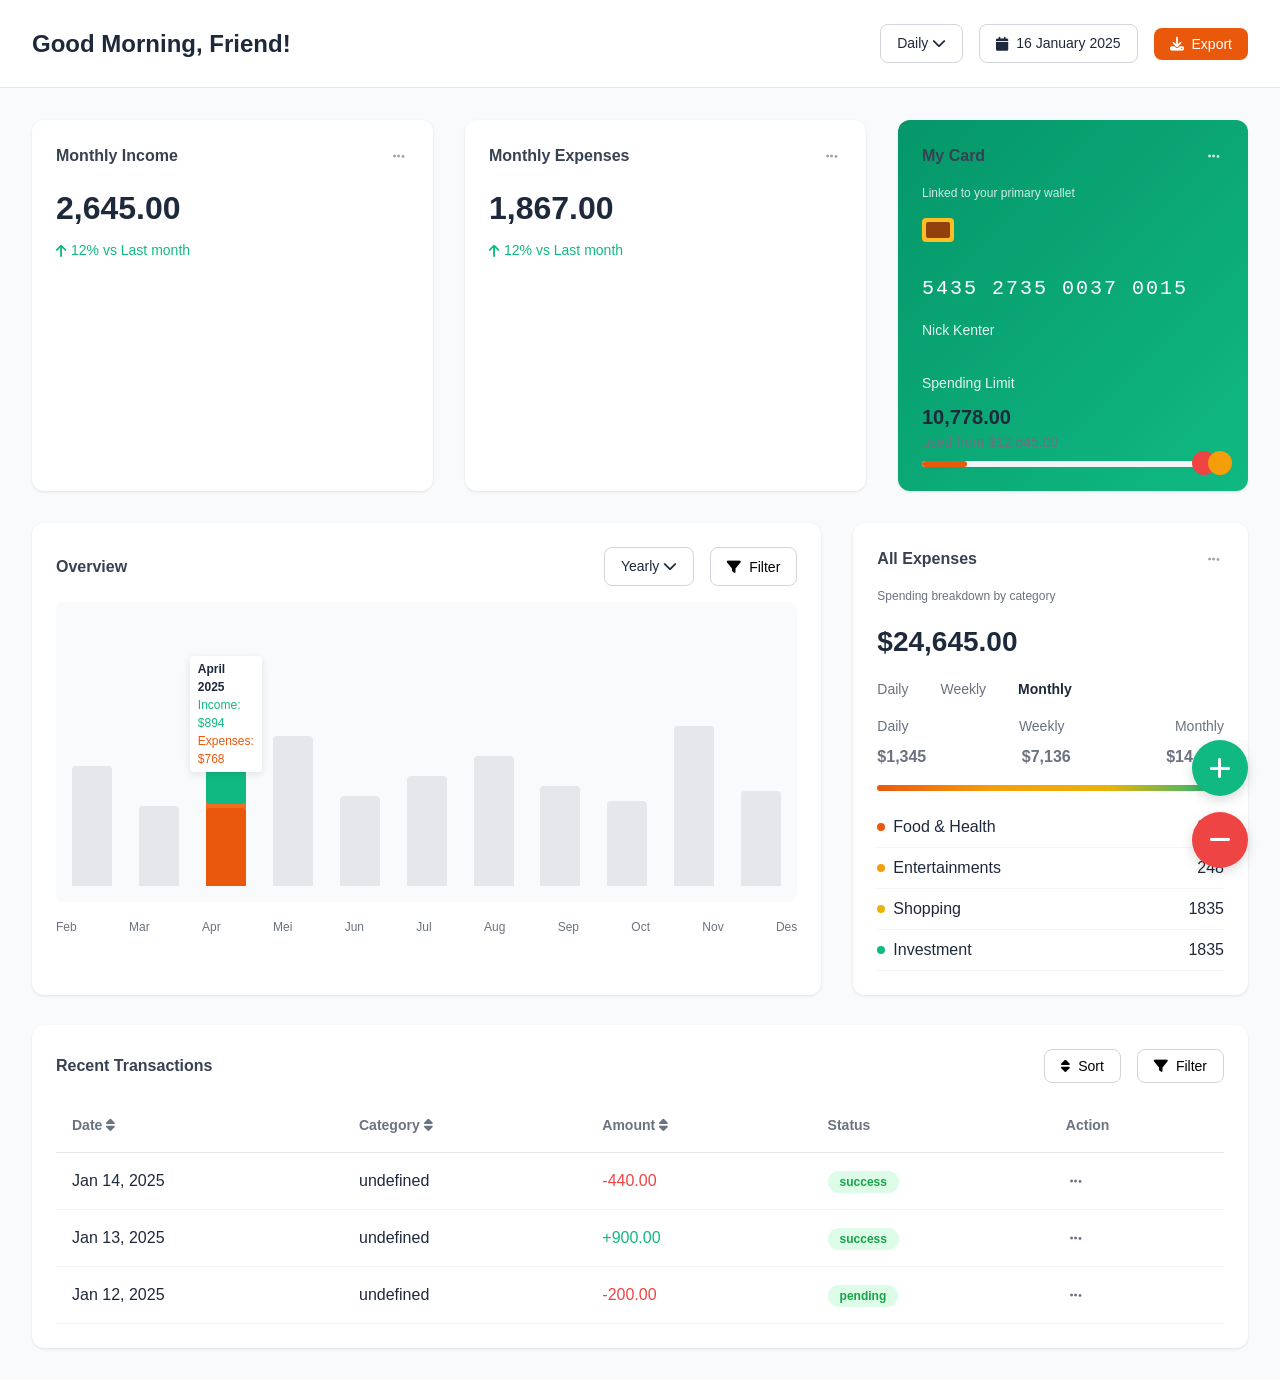
<file: index.html>
<!DOCTYPE html>
<html lang="en">
<head>
    <meta charset="UTF-8">
    <meta name="viewport" content="width=device-width, initial-scale=1.0">
    <title>Personal Finance Dashboard</title>
    <link href="https://cdnjs.cloudflare.com/ajax/libs/font-awesome/6.4.0/css/all.min.css" rel="stylesheet">
    <link rel="stylesheet" href="style.css">
</head>
<body>
    <div class="header">
        <h1>Good Morning, Friend!</h1>
        <div class="header-controls">
            <div class="dropdown">
                Daily <i class="fas fa-chevron-down"></i>
            </div>
            <div class="date-picker">
                <i class="fas fa-calendar"></i>
                16 January 2025
            </div>
            <button class="export-btn">
                <i class="fas fa-download"></i>
                Export
            </button>
        </div>
    </div>

    <div class="main-content">
        <div class="dashboard-grid">
            <div class="card">
                <div class="card-header">
                    <h3 class="card-title">Monthly Income</h3>
                    <button class="card-menu"><i class="fas fa-ellipsis-h"></i></button>
                </div>
                <div class="amount income-amount">$2,645.00</div>
                <div class="change">
                    <i class="fas fa-arrow-up"></i>
                    12% vs Last month
                </div>
            </div>

            <div class="card">
                <div class="card-header">
                    <h3 class="card-title">Monthly Expenses</h3>
                    <button class="card-menu"><i class="fas fa-ellipsis-h"></i></button>
                </div>
                <div class="amount expense-amount">$1,895.00</div>
                <div class="change">
                    <i class="fas fa-arrow-up"></i>
                    12% vs Last month
                </div>
            </div>

            <div class="card my-card">
                <div class="card-header">
                    <h3 class="card-title">My Card</h3>
                    <button class="card-menu" style="color: rgba(255,255,255,0.8)"><i class="fas fa-ellipsis-h"></i></button>
                </div>
                <div style="font-size: 0.75rem; opacity: 0.8; margin-bottom: 1rem;">Linked to your primary wallet</div>
                
                <div class="card-chip"></div>
                <div class="card-number">5435 2735 0037 0015</div>
                <div class="card-holder">Nick Kenter</div>
                
                <div class="card-logo">
                    <div class="card-logo-circle logo-red"></div>
                    <div class="card-logo-circle logo-orange"></div>
                </div>

                <div class="spending-section">
                    <div style="margin-bottom: 0.5rem; font-size: 0.875rem; opacity: 0.9;">Spending Limit</div>
                    <div class="spending-limit">$4,645.00</div>
                    <div class="spending-used">used from $12,645.00</div>
                    <div class="progress-bar">
                        <div class="progress-fill"></div>
                    </div>
                </div>
            </div>
        </div>

        <div class="chart-section">
            <div class="card">
                <div class="card-header">
                    <h3 class="card-title">Overview</h3>
                    <div style="display: flex; gap: 1rem;">
                        <div class="dropdown">Yearly <i class="fas fa-chevron-down"></i></div>
                        <button class="filter-btn">
                            <i class="fas fa-filter"></i>
                            Filter
                        </button>
                    </div>
                </div>
                
                <div class="chart-container">
                    <div class="chart-bar" style="height: 120px;"></div>
                    <div class="chart-bar" style="height: 80px;"></div>
                    <div class="chart-bar active" style="height: 200px;">
                        <div style="position: absolute; top: -30px; left: 50%; transform: translateX(-50%); background: white; padding: 0.25rem 0.5rem; border-radius: 4px; box-shadow: 0 2px 8px rgba(0,0,0,0.1); font-size: 0.75rem;">
                            <div style="font-weight: 600;">April 2025</div>
                            <div style="color: #10b981;">Income: $894</div>
                            <div style="color: #ea580c;">Expenses: $768</div>
                        </div>
                        <div class="chart-bar-income" style="height: 120px;"></div>
                        <div class="chart-bar-expense" style="height: 80px;"></div>
                    </div>
                    <div class="chart-bar" style="height: 150px;"></div>
                    <div class="chart-bar" style="height: 90px;"></div>
                    <div class="chart-bar" style="height: 110px;"></div>
                    <div class="chart-bar" style="height: 130px;"></div>
                    <div class="chart-bar" style="height: 100px;"></div>
                    <div class="chart-bar" style="height: 85px;"></div>
                    <div class="chart-bar" style="height: 160px;"></div>
                    <div class="chart-bar" style="height: 95px;"></div>
                </div>
                <div class="chart-labels">
                    <span>Feb</span>
                    <span>Mar</span>
                    <span>Apr</span>
                    <span>Mei</span>
                    <span>Jun</span>
                    <span>Jul</span>
                    <span>Aug</span>
                    <span>Sep</span>
                    <span>Oct</span>
                    <span>Nov</span>
                    <span>Des</span>
                </div>
            </div>

            <div class="card">
                <div class="card-header">
                    <h3 class="card-title">All Expenses</h3>
                    <button class="card-menu"><i class="fas fa-ellipsis-h"></i></button>
                </div>
                <div style="font-size: 0.75rem; color: #6b7280; margin-bottom: 1rem;">Spending breakdown by category</div>
                
                <div class="expenses-breakdown">
                    <div class="total-expenses">$24,645.00</div>
                    
                    <div class="period-tabs">
                        <span class="period-tab">Daily</span>
                        <span class="period-tab">Weekly</span>
                        <span class="period-tab active">Monthly</span>
                    </div>
                    
                    <div class="period-amounts">
                        <span>Daily</span>
                        <span>Weekly</span>
                        <span>Monthly</span>
                    </div>
                    
                    <div class="period-values">
                        <span>$1,345</span>
                        <span>$7,136</span>
                        <span>$14,927</span>
                    </div>
                    
                    <div class="color-bar"></div>
                    
                    <ul class="expense-categories">
                        <li class="expense-category">
                            <div class="category-info">
                                <div class="category-dot dot-food"></div>
                                <span>Food & Health</span>
                            </div>
                            <span>863</span>
                        </li>
                        <li class="expense-category">
                            <div class="category-info">
                                <div class="category-dot dot-entertainment"></div>
                                <span>Entertainments</span>
                            </div>
                            <span>248</span>
                        </li>
                        <li class="expense-category">
                            <div class="category-info">
                                <div class="category-dot dot-shopping"></div>
                                <span>Shopping</span>
                            </div>
                            <span>1835</span>
                        </li>
                        <li class="expense-category">
                            <div class="category-info">
                                <div class="category-dot dot-investment"></div>
                                <span>Investment</span>
                            </div>
                            <span>1835</span>
                        </li>
                    </ul>
                </div>
            </div>
        </div>

        <div class="card transactions-section">
            <div class="card-header">
                <h3 class="card-title">Recent Transactions</h3>
                <div class="filters">
                    <button class="filter-btn">
                        <i class="fas fa-sort"></i>
                        Sort
                    </button>
                    <button class="filter-btn">
                        <i class="fas fa-filter"></i>
                        Filter
                    </button>
                </div>
            </div>
            
            <table class="transactions-table">
                <thead>
                    <tr>
                        <th>Date <i class="fas fa-sort"></i></th>
                        <th>Category <i class="fas fa-sort"></i></th>
                        <th>Amount <i class="fas fa-sort"></i></th>
                        <th>Status</th>
                        <th>Action</th>
                    </tr>
                </thead>
                <tbody>
                    <tr>
                        <td>Jan 14, 2025</td>
                        <td>Subscription</td>
                        <td>$440.00</td>
                        <td><span class="status-success">Success</span></td>
                        <td><button class="action-btn"><i class="fas fa-ellipsis-h"></i></button></td>
                    </tr>
                    <tr>
                        <td>Jan 10, 2025</td>
                        <td>Transfer</td>
                        <td>$440.00</td>
                        <td><span class="status-success">Success</span></td>
                        <td><button class="action-btn"><i class="fas fa-ellipsis-h"></i></button></td>
                    </tr>
                    <tr>
                        <td>Jan 8, 2025</td>
                        <td>Transfer</td>
                        <td>$440.00</td>
                        <td><span class="status-success">Success</span></td>
                        <td><button class="action-btn"><i class="fas fa-ellipsis-h"></i></button></td>
                    </tr>
                </tbody>
            </table>
        </div>
    </div>

    <!-- Add Income/Expense Buttons -->
    <div class="add-buttons">
        <button class="fab fab-income" onclick="openIncomeModal()" title="Add Income">
            <i class="fas fa-plus"></i>
        </button>
        <button class="fab fab-expense" onclick="openExpenseModal()" title="Add Expense">
            <i class="fas fa-minus"></i>
        </button>
    </div>

    <!-- Income Modal -->
    <div id="incomeModal" class="modal">
        <div class="modal-content">
            <div class="modal-header">
                <h2 class="modal-title">Add Income</h2>
                <button class="close-btn" onclick="closeModal('incomeModal')">&times;</button>
            </div>
            <div class="modal-body">
                <form id="incomeForm">
                    <div class="form-group">
                        <label class="form-label">Amount</label>
                        <input type="number" class="form-input" id="incomeAmount" placeholder="Enter amount" required>
                    </div>
                    <div class="form-group">
                        <label class="form-label">Category</label>
                        <select class="form-select" id="incomeCategory" required>
                            <option value="">Select category</option>
                            <option value="salary">Salary</option>
                            <option value="freelance">Freelance</option>
                            <option value="business">Business</option>
                            <option value="investment">Investment</option>
                            <option value="other">Other</option>
                        </select>
                    </div>
                    <div class="form-group">
                        <label class="form-label">Description</label>
                        <input type="text" class="form-input" id="incomeDescription" placeholder="Enter description">
                    </div>
                    <div class="form-group">
                        <label class="form-label">Date</label>
                        <input type="date" class="form-input" id="incomeDate" required>
                    </div>
                </form>
            </div>
            <div class="modal-footer">
                <button class="btn btn-secondary" onclick="closeModal('incomeModal')">Cancel</button>
                <button class="btn btn-primary" onclick="addIncome()">Add Income</button>
            </div>
        </div>
    </div>

    <!-- Expense Modal -->
    <div id="expenseModal" class="modal">
        <div class="modal-content">
            <div class="modal-header">
                <h2 class="modal-title">Add Expense</h2>
                <button class="close-btn" onclick="closeModal('expenseModal')">&times;</button>
            </div>
            <div class="modal-body">
                <form id="expenseForm">
                    <div class="form-group">
                        <label class="form-label">Amount</label>
                        <input type="number" class="form-input" id="expenseAmount" placeholder="Enter amount" required>
                    </div>
                    <div class="form-group">
                        <label class="form-label">Category</label>
                        <select class="form-select" id="expenseCategory" required>
                            <option value="">Select category</option>
                            <option value="food">Food & Health</option>
                            <option value="entertainment">Entertainment</option>
                            <option value="shopping">Shopping</option>
                            <option value="investment">Investment</option>
                            <option value="transport">Transport</option>
                            <option value="utilities">Utilities</option>
                            <option value="other">Other</option>
                        </select>
                    </div>
                    <div class="form-group">
                        <label class="form-label">Description</label>
                        <input type="text" class="form-input" id="expenseDescription" placeholder="Enter description">
                    </div>
                    <div class="form-group">
                        <label class="form-label">Date</label>
                        <input type="date" class="form-input" id="expenseDate" required>
                    </div>
                </form>
            </div>
            <div class="modal-footer">
                <button class="btn btn-secondary" onclick="closeModal('expenseModal')">Cancel</button>
                <button class="btn btn-primary" onclick="addExpense()">Add Expense</button>
            </div>
        </div>
    </div>


    <script src="script.js"></script>
</body>
</html>
</file>
<file: style.css>
* {
  margin: 0;
  padding: 0;
  box-sizing: border-box;
}

body {
  font-family: -apple-system, BlinkMacSystemFont, "Segoe UI", Roboto, sans-serif;
  background: #f8fafc;
  color: #1e293b;
  line-height: 1.5;
}

.header {
  background: white;
  padding: 1.5rem 2rem;
  border-bottom: 1px solid #e2e8f0;
  display: flex;
  justify-content: space-between;
  align-items: center;
}

.header h1 {
  font-size: 1.5rem;
  font-weight: 600;
  color: #1e293b;
}

.header-controls {
  display: flex;
  gap: 1rem;
  align-items: center;
}

.dropdown {
  position: relative;
  background: white;
  border: 1px solid #d1d5db;
  border-radius: 8px;
  padding: 0.5rem 1rem;
  font-size: 0.875rem;
  cursor: pointer;
}

.date-picker {
  background: white;
  border: 1px solid #d1d5db;
  border-radius: 8px;
  padding: 0.5rem 1rem;
  font-size: 0.875rem;
  display: flex;
  align-items: center;
  gap: 0.5rem;
}

.export-btn {
  background: #ea580c;
  color: white;
  border: none;
  border-radius: 8px;
  padding: 0.5rem 1rem;
  font-size: 0.875rem;
  cursor: pointer;
  display: flex;
  align-items: center;
  gap: 0.5rem;
}

.main-content {
  padding: 2rem;
  max-width: 1400px;
  margin: 0 auto;
}

.dashboard-grid {
  display: grid;
  grid-template-columns: 1fr 1fr 350px;
  gap: 2rem;
  margin-bottom: 2rem;
}

.card {
  background: white;
  border-radius: 12px;
  padding: 1.5rem;
  box-shadow: 0 1px 3px rgba(0, 0, 0, 0.1);
  transition: all 0.3s ease;
  cursor: pointer;
}


.card:hover {
  box-shadow: 0 4px 12px rgba(0, 0, 0, 0.15);
  transform: translateY(-2px);
}

.card-header {
  display: flex;
  justify-content: space-between;
  align-items: center;
  margin-bottom: 1rem;
}

.card-title {
  font-size: 1rem;
  font-weight: 600;
  color: #374151;
}

.card-menu {
  background: none;
  border: none;
  color: #9ca3af;
  cursor: pointer;
  padding: 0.25rem;
}

.amount {
  font-size: 2rem;
  font-weight: 700;
  margin-bottom: 0.5rem;
}

.income-amount {
  color: #1e293b;
}

.expense-amount {
  color: #1e293b;
}

.change {
  font-size: 0.875rem;
  color: #10b981;
  display: flex;
  align-items: center;
  gap: 0.25rem;
}

.my-card {
  background: linear-gradient(135deg, #059669 0%, #10b981 100%);
  color: white;
  position: relative;
  overflow: hidden;
}

.card-chip {
  width: 32px;
  height: 24px;
  background: #fbbf24;
  border-radius: 4px;
  margin-bottom: 2rem;
  position: relative;
}

.card-chip::after {
  content: "";
  position: absolute;
  top: 4px;
  left: 4px;
  right: 4px;
  bottom: 4px;
  background: #92400e;
  border-radius: 2px;
}

.card-number {
  font-size: 1.25rem;
  letter-spacing: 0.1em;
  margin-bottom: 1rem;
  font-family: "Courier New", monospace;
}

.card-holder {
  font-size: 0.875rem;
  opacity: 0.9;
}

.card-logo {
  position: absolute;
  bottom: 1rem;
  right: 1rem;
  display: flex;
  gap: -8px;
}

.card-logo-circle {
  width: 24px;
  height: 24px;
  border-radius: 50%;
}

.logo-red {
  background: #ef4444;
}

.logo-orange {
  background: #f59e0b;
  margin-left: -8px;
}

.spending-section {
  margin-top: 2rem;
}

.spending-limit {
  font-size: 1.25rem;
  font-weight: 700;
  color: #1e293b;
}

.spending-used {
  font-size: 0.875rem;
  color: #6b7280;
  margin-bottom: 0.5rem;
}

.progress-bar {
  height: 6px;
  background: #f3f4f6;
  border-radius: 3px;
  overflow: hidden;
}

.progress-fill {
  height: 100%;
  background: #ea580c;
  width: 37%;
  border-radius: 3px;
}

.chart-section {
  grid-column: 1 / -1;
  display: grid;
  grid-template-columns: 2fr 1fr;
  gap: 2rem;
}

.chart-container {
  height: 300px;
  position: relative;
  display: flex;
  align-items: end;
  justify-content: space-between;
  padding: 1rem;
  background: #f8fafc;
  border-radius: 8px;
  margin-top: 1rem;
}

.chart-bar {
  width: 40px;
  background: #e5e7eb;
  border-radius: 4px 4px 0 0;
  position: relative;
  display: flex;
  flex-direction: column;
  justify-content: end;
}

.chart-bar.active {
  background: linear-gradient(to top, #ea580c, #fb923c);
}

.chart-bar-income {
  background: #10b981;
  margin-bottom: 4px;
  border-radius: 4px;
}

.chart-bar-expense {
  background: #ea580c;
  border-radius: 4px;
}

.chart-labels {
  display: flex;
  justify-content: space-between;
  margin-top: 1rem;
  font-size: 0.75rem;
  color: #6b7280;
}

.expenses-breakdown {
  margin-top: 1rem;
}

.total-expenses {
  font-size: 1.75rem;
  font-weight: 700;
  margin-bottom: 1rem;
}

.period-tabs {
  display: flex;
  gap: 2rem;
  margin-bottom: 1rem;
  font-size: 0.875rem;
}

.period-tab {
  color: #6b7280;
  cursor: pointer;
}

.period-tab.active {
  color: #1e293b;
  font-weight: 600;
}

.period-amounts {
  /* display: flex;
  justify-content: space-between;
  margin-bottom: 0.5rem;
  font-size: 0.875rem;
  color: #6b7280; */
  display: flex;
    justify-content: space-between;
    margin-bottom: 0.5rem;
    font-size: 0.875rem;
    color: #6b7280;
}

.period-values {
  /* display: flex;
  justify-content: space-between;
  font-size: 1rem;
  font-weight: 600;
  margin-bottom: 1rem; */
  display: flex;
    justify-content: space-between;
    margin-bottom: 1rem;
    font-size: 1rem;
    font-weight: 600;
    color: #6b7280;
}

.color-bar {
  height: 6px;
  border-radius: 3px;
  background: linear-gradient(to right, #ea580c, #f59e0b, #eab308, #10b981);
  margin-bottom: 1rem;
}

.expense-categories {
  list-style: none;
}

.expense-category {
  display: flex;
  justify-content: space-between;
  align-items: center;
  padding: 0.5rem 0;
  border-bottom: 1px solid #f3f4f6;
}

.category-info {
  display: flex;
  align-items: center;
  gap: 0.5rem;
}

.category-dot {
  width: 8px;
  height: 8px;
  border-radius: 50%;
}

.dot-food {
  background: #ea580c;
}
.dot-entertainment {
  background: #f59e0b;
}
.dot-shopping {
  background: #eab308;
}
.dot-investment {
  background: #10b981;
}

.transactions-section {
  grid-column: 1 / -1;
  margin-top: 30px;
}

.section-header {
  display: flex;
  justify-content: between;
  align-items: center;
  margin-bottom: 1rem;
}

.filters {
  display: flex;
  gap: 1rem;
}

.filter-btn {
  background: white;
  border: 1px solid #d1d5db;
  border-radius: 8px;
  padding: 0.5rem 1rem;
  font-size: 0.875rem;
  cursor: pointer;
  display: flex;
  align-items: center;
  gap: 0.5rem;
}

.transactions-table {
  width: 100%;
  border-collapse: collapse;
  margin-top: 1rem;
}

.transactions-table th {
  text-align: left;
  padding: 1rem;
  font-size: 0.875rem;
  font-weight: 600;
  color: #6b7280;
  border-bottom: 1px solid #e5e7eb;
}

.transactions-table td {
  padding: 1rem;
  border-bottom: 1px solid #f3f4f6;
}

.status-success {
  background: #dcfce7;
  color: #16a34a;
  padding: 0.25rem 0.75rem;
  border-radius: 12px;
  font-size: 0.75rem;
  font-weight: 600;
}

.action-btn {
  background: none;
  border: none;
  color: #6b7280;
  cursor: pointer;
  padding: 0.25rem;
}

/* Modal Styles */
.modal {
  display: none;
  position: fixed;
  top: 0;
  left: 0;
  width: 100%;
  height: 100%;
  background: rgba(0, 0, 0, 0.5);
  z-index: 1000;
  animation: fadeIn 0.3s ease;
}

.modal-content {
  background: white;
  border-radius: 12px;
  width: 500px;
  max-width: 90vw;
  position: absolute;
  top: 50%;
  left: 50%;
  transform: translate(-50%, -50%);
  animation: slideIn 0.3s ease;
}

.modal-header {
  padding: 1.5rem;
  border-bottom: 1px solid #e5e7eb;
  display: flex;
  justify-content: space-between;
  align-items: center;
}

.modal-title {
  font-size: 1.25rem;
  font-weight: 600;
}

.close-btn {
  background: none;
  border: none;
  font-size: 1.5rem;
  color: #6b7280;
  cursor: pointer;
  padding: 0.25rem;
}

.modal-body {
  padding: 1.5rem;
}

.form-group {
  margin-bottom: 1rem;
}

.form-label {
  display: block;
  margin-bottom: 0.5rem;
  font-weight: 600;
  color: #374151;
}

.form-input {
  width: 100%;
  padding: 0.75rem;
  border: 1px solid #d1d5db;
  border-radius: 8px;
  font-size: 1rem;
}

.form-select {
  width: 100%;
  padding: 0.75rem;
  border: 1px solid #d1d5db;
  border-radius: 8px;
  font-size: 1rem;
  background: white;
}

.modal-footer {
  padding: 1.5rem;
  border-top: 1px solid #e5e7eb;
  display: flex;
  justify-content: end;
  gap: 1rem;
}

.btn {
  padding: 0.75rem 1.5rem;
  border-radius: 8px;
  font-size: 0.875rem;
  font-weight: 600;
  cursor: pointer;
  border: none;
}

.btn-primary {
  background: #3b82f6;
  color: white;
}

.btn-secondary {
  background: #f3f4f6;
  color: #374151;
}

.add-buttons {
  position: fixed;
  bottom: 2rem;
  right: 2rem;
  display: flex;
  flex-direction: column;
  gap: 1rem;
}

.fab {
  width: 56px;
  height: 56px;
  border-radius: 50%;
  border: none;
  cursor: pointer;
  display: flex;
  align-items: center;
  justify-content: center;
  font-size: 1.5rem;
  color: white;
  box-shadow: 0 4px 12px rgba(0, 0, 0, 0.15);
}

.fab-income {
  background: #10b981;
}

.fab-expense {
  background: #ef4444;
}

@keyframes slideInRight {
  from {
    transform: translateX(100%);
    opacity: 0;
  }
  to {
    transform: translateX(0);
    opacity: 1;
  }
}

@keyframes slideOutRight {
  from {
    transform: translateX(0);
    opacity: 1;
  }
  to {
    transform: translateX(100%);
    opacity: 0;
  }
}


@keyframes fadeIn {
  from {
    opacity: 0;
  }
  to {
    opacity: 1;
  }
}

@keyframes slideIn {
  from {
    transform: translate(-50%, -60%);
    opacity: 0;
  }
  to {
    transform: translate(-50%, -50%);
    opacity: 1;
  }
}

@media (max-width: 1200px) {
  .dashboard-grid {
    grid-template-columns: 1fr 1fr;
  }

  .chart-section {
    grid-template-columns: 1fr;
  }
}

@media (max-width: 768px) {
  .dashboard-grid {
    grid-template-columns: 1fr;
  }

  .main-content {
    padding: 1rem;
  }
}
</file>
<file: styleMain.css>
* {
  margin: 0;
  padding: 0;
  box-sizing: border-box;
}

body {
  font-family: -apple-system, BlinkMacSystemFont, "Segoe UI", Roboto, sans-serif;
  background: #f8fafc;
  color: #1e293b;
  line-height: 1.5;
}

.header {
  background: white;
  padding: 1.5rem 2rem;
  border-bottom: 1px solid #e2e8f0;
  display: flex;
  justify-content: space-between;
  align-items: center;
}

.header h1 {
  font-size: 1.5rem;
  font-weight: 600;
  color: #1e293b;
}

.header-controls {
  display: flex;
  gap: 1rem;
  align-items: center;
}

.dropdown {
  position: relative;
  background: white;
  border: 1px solid #d1d5db;
  border-radius: 8px;
  padding: 0.5rem 1rem;
  font-size: 0.875rem;
  cursor: pointer;
}

.date-picker {
  background: white;
  border: 1px solid #d1d5db;
  border-radius: 8px;
  padding: 0.5rem 1rem;
  font-size: 0.875rem;
  display: flex;
  align-items: center;
  gap: 0.5rem;
}

.export-btn {
  background: #ea580c;
  color: white;
  border: none;
  border-radius: 8px;
  padding: 0.5rem 1rem;
  font-size: 0.875rem;
  cursor: pointer;
  display: flex;
  align-items: center;
  gap: 0.5rem;
}

.main-content {
  padding: 2rem;
  max-width: 1400px;
  margin: 0 auto;
}

.dashboard-grid {
  display: grid;
  grid-template-columns: 1fr 1fr 350px;
  gap: 2rem;
  margin-bottom: 2rem;
}

.card {
  background: white;
  border-radius: 12px;
  padding: 1.5rem;
  box-shadow: 0 1px 3px rgba(0, 0, 0, 0.1);
  transition: all 0.3s ease;
  cursor: pointer;
}


.card:hover {
  box-shadow: 0 4px 12px rgba(0, 0, 0, 0.15);
  transform: translateY(-2px);
}

.card-header {
  display: flex;
  justify-content: space-between;
  align-items: center;
  margin-bottom: 1rem;
}

.card-title {
  font-size: 1rem;
  font-weight: 600;
  color: #374151;
}

.card-menu {
  background: none;
  border: none;
  color: #9ca3af;
  cursor: pointer;
  padding: 0.25rem;
}

.amount {
  font-size: 2rem;
  font-weight: 700;
  margin-bottom: 0.5rem;
}

.income-amount {
  color: #1e293b;
}

.expense-amount {
  color: #1e293b;
}

.change {
  font-size: 0.875rem;
  color: #10b981;
  display: flex;
  align-items: center;
  gap: 0.25rem;
}

.my-card {
  background: linear-gradient(135deg, #059669 0%, #10b981 100%);
  color: white;
  position: relative;
  overflow: hidden;
}

.card-chip {
  width: 32px;
  height: 24px;
  background: #fbbf24;
  border-radius: 4px;
  margin-bottom: 2rem;
  position: relative;
}

.card-chip::after {
  content: "";
  position: absolute;
  top: 4px;
  left: 4px;
  right: 4px;
  bottom: 4px;
  background: #92400e;
  border-radius: 2px;
}

.card-number {
  font-size: 1.25rem;
  letter-spacing: 0.1em;
  margin-bottom: 1rem;
  font-family: "Courier New", monospace;
}

.card-holder {
  font-size: 0.875rem;
  opacity: 0.9;
}

.card-logo {
  position: absolute;
  bottom: 1rem;
  right: 1rem;
  display: flex;
  gap: -8px;
}

.card-logo-circle {
  width: 24px;
  height: 24px;
  border-radius: 50%;
}

.logo-red {
  background: #ef4444;
}

.logo-orange {
  background: #f59e0b;
  margin-left: -8px;
}

.spending-section {
  margin-top: 2rem;
}

.spending-limit {
  font-size: 1.25rem;
  font-weight: 700;
  color: #1e293b;
}

.spending-used {
  font-size: 0.875rem;
  color: #6b7280;
  margin-bottom: 0.5rem;
}

.progress-bar {
  height: 6px;
  background: #f3f4f6;
  border-radius: 3px;
  overflow: hidden;
}

.progress-fill {
  height: 100%;
  background: #ea580c;
  width: 37%;
  border-radius: 3px;
}

.chart-section {
  grid-column: 1 / -1;
  display: grid;
  grid-template-columns: 2fr 1fr;
  gap: 2rem;
}

.chart-container {
  height: 300px;
  position: relative;
  display: flex;
  align-items: end;
  justify-content: space-between;
  padding: 1rem;
  background: #f8fafc;
  border-radius: 8px;
  margin-top: 1rem;
}

.chart-bar {
  width: 40px;
  background: #e5e7eb;
  border-radius: 4px 4px 0 0;
  position: relative;
  display: flex;
  flex-direction: column;
  justify-content: end;
}

.chart-bar.active {
  background: linear-gradient(to top, #ea580c, #fb923c);
}

.chart-bar-income {
  background: #10b981;
  margin-bottom: 4px;
  border-radius: 4px;
}

.chart-bar-expense {
  background: #ea580c;
  border-radius: 4px;
}

.chart-labels {
  display: flex;
  justify-content: space-between;
  margin-top: 1rem;
  font-size: 0.75rem;
  color: #6b7280;
}

.expenses-breakdown {
  margin-top: 1rem;
}

.total-expenses {
  font-size: 1.75rem;
  font-weight: 700;
  margin-bottom: 1rem;
}

.period-tabs {
  display: flex;
  gap: 2rem;
  margin-bottom: 1rem;
  font-size: 0.875rem;
}

.period-tab {
  color: #6b7280;
  cursor: pointer;
}

.period-tab.active {
  color: #1e293b;
  font-weight: 600;
}

.period-amounts {
  /* display: flex;
  justify-content: space-between;
  margin-bottom: 0.5rem;
  font-size: 0.875rem;
  color: #6b7280; */
  display: flex;
    justify-content: space-between;
    margin-bottom: 0.5rem;
    font-size: 0.875rem;
    color: #6b7280;
}

.period-values {
  /* display: flex;
  justify-content: space-between;
  font-size: 1rem;
  font-weight: 600;
  margin-bottom: 1rem; */
  display: flex;
    justify-content: space-between;
    margin-bottom: 1rem;
    font-size: 1rem;
    font-weight: 600;
    color: #6b7280;
}

.color-bar {
  height: 6px;
  border-radius: 3px;
  background: linear-gradient(to right, #ea580c, #f59e0b, #eab308, #10b981);
  margin-bottom: 1rem;
}

.expense-categories {
  list-style: none;
}

.expense-category {
  display: flex;
  justify-content: space-between;
  align-items: center;
  padding: 0.5rem 0;
  border-bottom: 1px solid #f3f4f6;
}

.category-info {
  display: flex;
  align-items: center;
  gap: 0.5rem;
}

.category-dot {
  width: 8px;
  height: 8px;
  border-radius: 50%;
}

.dot-food {
  background: #ea580c;
}
.dot-entertainment {
  background: #f59e0b;
}
.dot-shopping {
  background: #eab308;
}
.dot-investment {
  background: #10b981;
}

.transactions-section {
  grid-column: 1 / -1;
  margin-top: 30px;
}

.section-header {
  display: flex;
  justify-content: between;
  align-items: center;
  margin-bottom: 1rem;
}

.filters {
  display: flex;
  gap: 1rem;
}

.filter-btn {
  background: white;
  border: 1px solid #d1d5db;
  border-radius: 8px;
  padding: 0.5rem 1rem;
  font-size: 0.875rem;
  cursor: pointer;
  display: flex;
  align-items: center;
  gap: 0.5rem;
}

.transactions-table {
  width: 100%;
  border-collapse: collapse;
  margin-top: 1rem;
}

.transactions-table th {
  text-align: left;
  padding: 1rem;
  font-size: 0.875rem;
  font-weight: 600;
  color: #6b7280;
  border-bottom: 1px solid #e5e7eb;
}

.transactions-table td {
  padding: 1rem;
  border-bottom: 1px solid #f3f4f6;
}

.status-success {
  background: #dcfce7;
  color: #16a34a;
  padding: 0.25rem 0.75rem;
  border-radius: 12px;
  font-size: 0.75rem;
  font-weight: 600;
}

.action-btn {
  background: none;
  border: none;
  color: #6b7280;
  cursor: pointer;
  padding: 0.25rem;
}

/* Modal Styles */
.modal {
  display: none;
  position: fixed;
  top: 0;
  left: 0;
  width: 100%;
  height: 100%;
  background: rgba(0, 0, 0, 0.5);
  z-index: 1000;
  animation: fadeIn 0.3s ease;
}

.modal-content {
  background: white;
  border-radius: 12px;
  width: 500px;
  max-width: 90vw;
  position: absolute;
  top: 50%;
  left: 50%;
  transform: translate(-50%, -50%);
  animation: slideIn 0.3s ease;
}

.modal-header {
  padding: 1.5rem;
  border-bottom: 1px solid #e5e7eb;
  display: flex;
  justify-content: space-between;
  align-items: center;
}

.modal-title {
  font-size: 1.25rem;
  font-weight: 600;
}

.close-btn {
  background: none;
  border: none;
  font-size: 1.5rem;
  color: #6b7280;
  cursor: pointer;
  padding: 0.25rem;
}

.modal-body {
  padding: 1.5rem;
}

.form-group {
  margin-bottom: 1rem;
}

.form-label {
  display: block;
  margin-bottom: 0.5rem;
  font-weight: 600;
  color: #374151;
}

.form-input {
  width: 100%;
  padding: 0.75rem;
  border: 1px solid #d1d5db;
  border-radius: 8px;
  font-size: 1rem;
}

.form-select {
  width: 100%;
  padding: 0.75rem;
  border: 1px solid #d1d5db;
  border-radius: 8px;
  font-size: 1rem;
  background: white;
}

.modal-footer {
  padding: 1.5rem;
  border-top: 1px solid #e5e7eb;
  display: flex;
  justify-content: end;
  gap: 1rem;
}

.btn {
  padding: 0.75rem 1.5rem;
  border-radius: 8px;
  font-size: 0.875rem;
  font-weight: 600;
  cursor: pointer;
  border: none;
}

.btn-primary {
  background: #3b82f6;
  color: white;
}

.btn-secondary {
  background: #f3f4f6;
  color: #374151;
}

.add-buttons {
  position: fixed;
  bottom: 2rem;
  right: 2rem;
  display: flex;
  flex-direction: column;
  gap: 1rem;
}

.fab {
  width: 56px;
  height: 56px;
  border-radius: 50%;
  border: none;
  cursor: pointer;
  display: flex;
  align-items: center;
  justify-content: center;
  font-size: 1.5rem;
  color: white;
  box-shadow: 0 4px 12px rgba(0, 0, 0, 0.15);
}

.fab-income {
  background: #10b981;
}

.fab-expense {
  background: #ef4444;
}

@keyframes slideInRight {
  from {
    transform: translateX(100%);
    opacity: 0;
  }
  to {
    transform: translateX(0);
    opacity: 1;
  }
}

@keyframes slideOutRight {
  from {
    transform: translateX(0);
    opacity: 1;
  }
  to {
    transform: translateX(100%);
    opacity: 0;
  }
}


@keyframes fadeIn {
  from {
    opacity: 0;
  }
  to {
    opacity: 1;
  }
}

@keyframes slideIn {
  from {
    transform: translate(-50%, -60%);
    opacity: 0;
  }
  to {
    transform: translate(-50%, -50%);
    opacity: 1;
  }
}

@media (max-width: 1200px) {
  .dashboard-grid {
    grid-template-columns: 1fr 1fr;
  }

  .chart-section {
    grid-template-columns: 1fr;
  }
}

@media (max-width: 768px) {
  .dashboard-grid {
    grid-template-columns: 1fr;
  }

  .main-content {
    padding: 1rem;
  }
}
</file>
